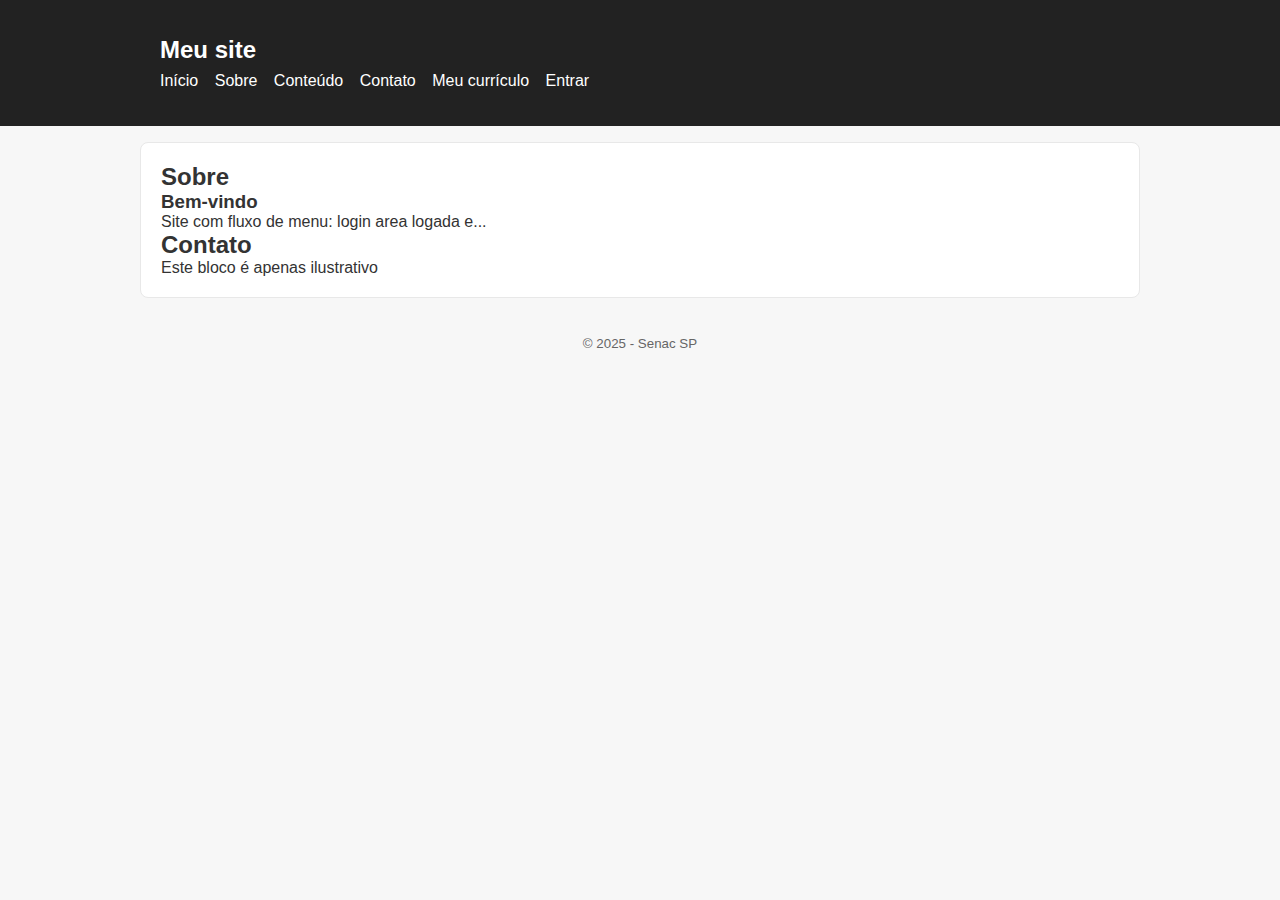
<file: src/aula2/index.html>
<!DOCTYPE html>
<html lang="Pt-Br">
<head>
    <meta charset="UTF-8">
    <meta name="viewport" content="width=device-width, initial-scale=1.0">
    <title>Meu site</title>
    <link rel="stylesheet" href="/src/aula2/style/estilo.css">
</head>
<body>
    <header>
        <div class="container">
            <div class="marca">Meu site</div>
            <nav>
                <a href="index.html">Início</a>
                <a href="#sobre">Sobre</a>
                <a href="#">Conteúdo</a>
                <a href="#contato">Contato</a>
                <a href="#">Meu currículo</a>
                <a href="login.html">Entrar</a>
            </nav>
        </div>
    </header>
    <main class="container">
        <section id="sobre">
            <h2>Sobre</h2>
            <article>
                <h3>Bem-vindo</h3>
                <p>Site com fluxo de menu: login area logada e...</p>
            </article>
        </section>
        <section id="contato">
            <h2>Contato</h2>
            <p>Este bloco é apenas ilustrativo</p>
        </section>
    </main>
    <footer>
        <div class="container">
            <small>&copy; 2025 - Senac SP</small>
        </div>
    </footer>
</body>
</html>
</file>
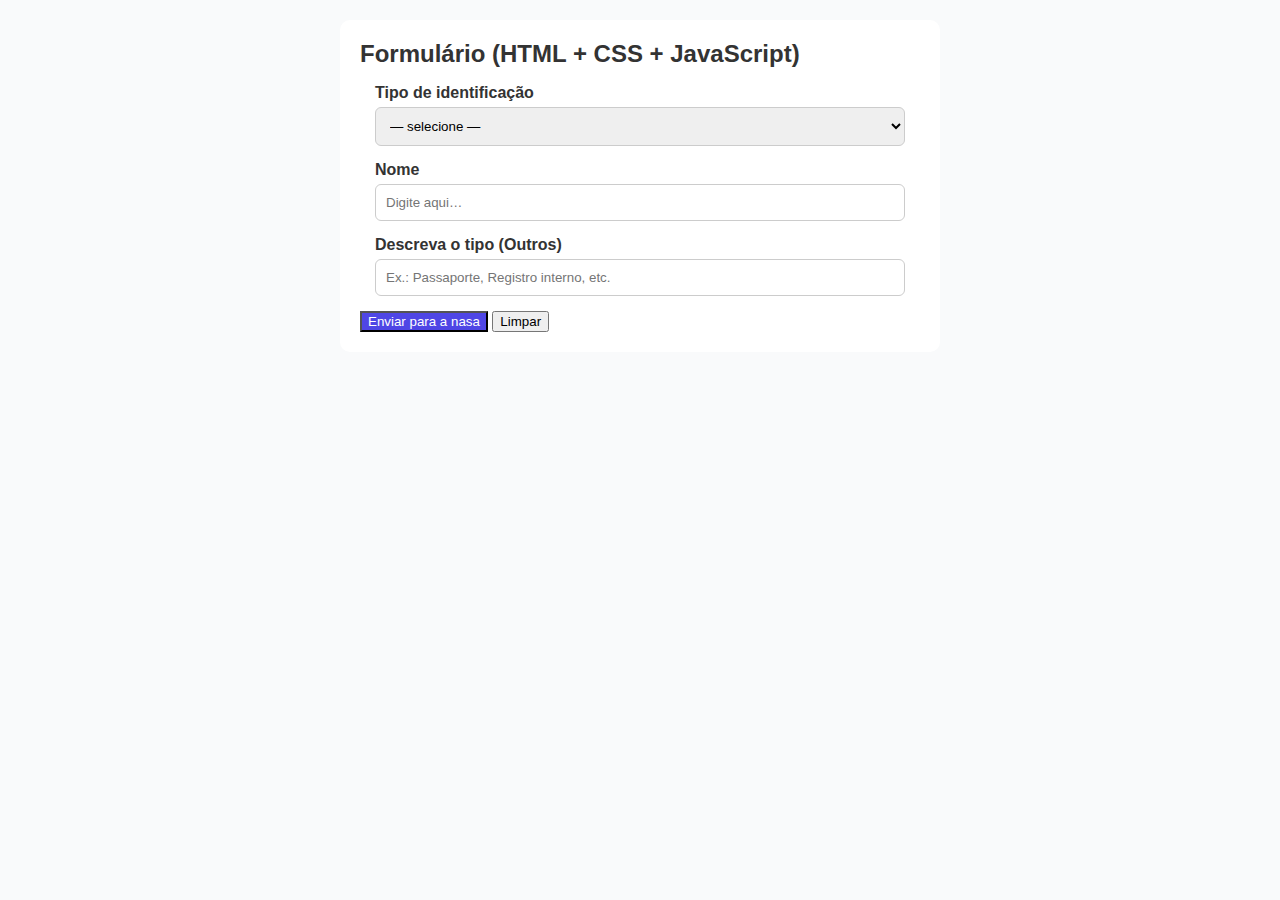
<file: src/aula4/index.html>
<!DOCTYPE html>
<html lang="pt-BR">
<head>
  <meta charset="UTF-8" />
  <meta name="viewport" content="width=device-width, initial-scale=1.0" />
  <title>Exemplo DOM — Formulário Básico</title>
  <!-- Importa o CSS externo -->
  <link rel="stylesheet" href="/src/aula4/style/style.css" />
</head>
<body>
  <main class="container">
    <h1>Formulário (HTML + CSS + JavaScript)</h1>

    <!--
      Se selecionar "Nome": o rótulo muda para "Razão Social".
      Se selecionar "Outros": aparece uma caixa de texto extra.
    -->
    <div class="campos">
      <label for="tipoCampo">Tipo de identificação</label>
      <select id="tipoCampo">
        <option value="" selected>— selecione —</option>
        <option value="nome">Nome</option>
        <option value="cpf-cnpj">CPF/CNPJ</option>
        <option value="outros">Outros</option>
      </select>
    </div>


    <!-- Campo principal (rótulo será alterado via JS) -->
    <div class="campos">
      <label for="campoPrincipal" id="labelPrincipal">Nome</label>
      <input id="campoPrincipal" type="text" placeholder="Digite aqui…" />
    </div>

    <!-- Campo extra (aparece apenas se "Outros" for selecionado) -->
    <div class="campos hidden" id="grupoOutros">
      <label for="descricaoOutros">Descreva o tipo (Outros)</label>
      <input id="descricaoOutros" type="text" placeholder="Ex.: Passaporte, Registro interno, etc." />
    </div>

    <div class="actions">
      <button id="btnEnviar" type="button">Enviar</button>
      <button id="btnLimpar" type="button" class="secondary">Limpar</button>
    </div>

    <!-- Feedback preenchido via JS -->
    <div id="feedback"></div>
  </main>

  <!-- Importa o JavaScript externo -->
  <script src="script.js">  </script>
</body>
</html>
</file>
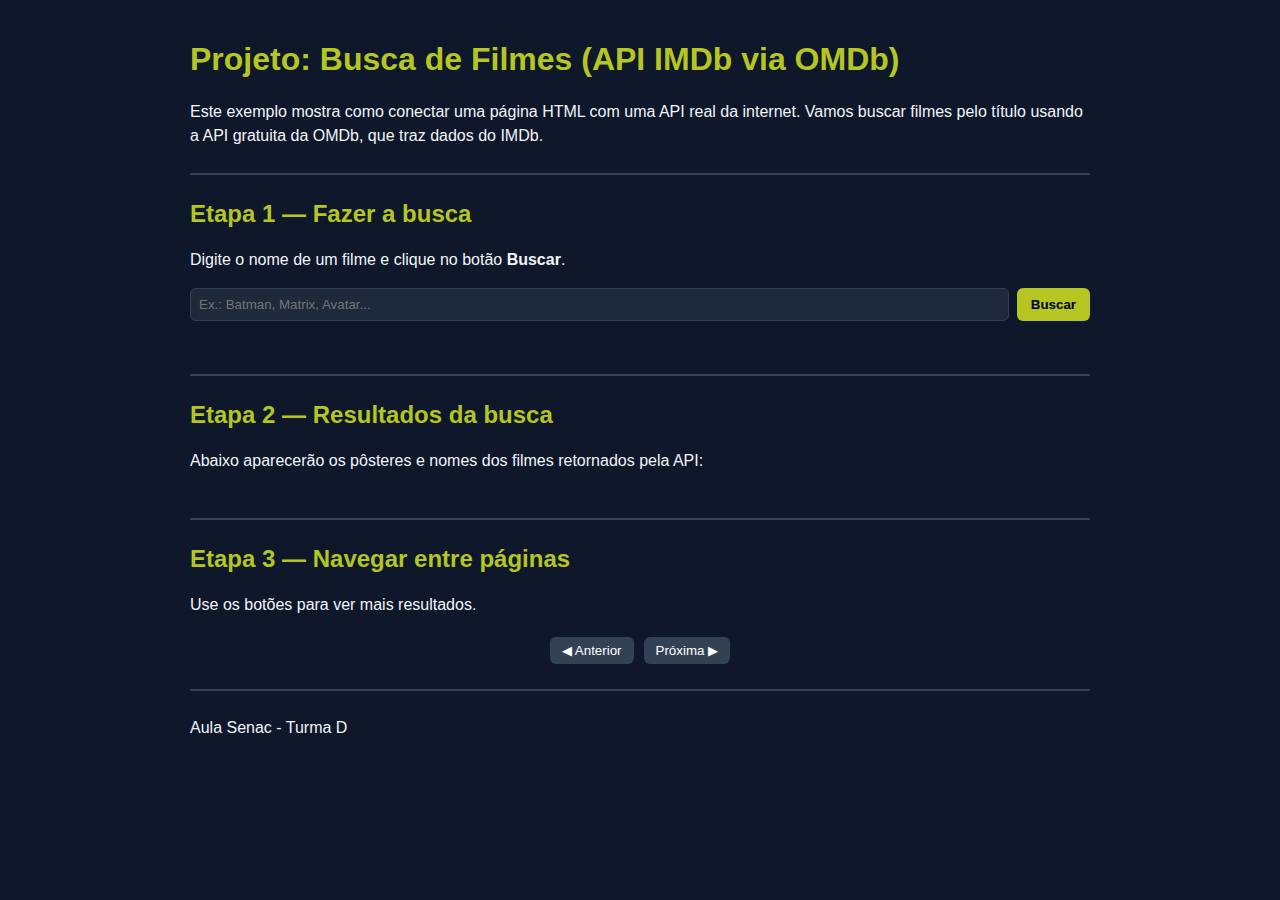
<file: src/aula6/index.html>
<!DOCTYPE html>
<html lang="pt-BR">
<head>
  <meta charset="UTF-8" />
  <meta name="viewport" content="width=device-width, initial-scale=1" />
  <title>Busca de Filmes (IMDb via OMDb)</title>
  <link rel="stylesheet" href="/src/aula6/style/estilo.css"/>
</head>
<body>
  <!-- CONTAINER PRINCIPAL -->
  <div class="container">
 
    <!-- CABEÇALHO COM TEXTO EXPLICATIVO -->
    <header>
      <h1>Projeto: Busca de Filmes (API IMDb via OMDb)</h1>
      <p>
        Este exemplo mostra como conectar uma página HTML com uma API real da internet.  
        Vamos buscar filmes pelo título usando a API gratuita da OMDb, que traz dados do IMDb.
      </p>
    </header>
 
    <hr>
 
    <!-- ÁREA DE PESQUISA -->
    <section id="container-pesquisa">
      <h2>Etapa 1 — Fazer a busca</h2>
      <p>Digite o nome de um filme e clique no botão <strong>Buscar</strong>.</p>
 
      <div class="barra-pesquisa">
        <input id="campo-busca" type="text" placeholder="Ex.: Batman, Matrix, Avatar..." />
        <button id="botao-buscar" onclick="buscarFilmes()">Buscar</button>
      </div>
 
      <p id="mensagem-status" class="status"></p>
    </section>
 
    <hr>
 
    <!-- RESULTADOS -->
    <section id="container-resultados">
      <h2>Etapa 2 — Resultados da busca</h2>
      <p>Abaixo aparecerão os pôsteres e nomes dos filmes retornados pela API:</p>
      <div id="lista-resultados" class="grade"></div>
    </section>
 
    <hr>
 
    <!-- PAGINAÇÃO -->
    <section id="container-paginacao">
      <h2> Etapa 3 — Navegar entre páginas</h2>
      <p>Use os botões para ver mais resultados.</p>
      <div class="paginacao">
        <button id="botao-anterior" onclick="paginaAnterior()">◀ Anterior</button>
        <button id="botao-proximo" onclick="proximaPagina()">Próxima ▶</button>
      </div>
    </section>
 
    <hr>
 
    <!-- RODAPÉ EXPLICATIVO -->
    <footer>
      <p>
            Aula Senac - Turma D
      </p>
    </footer>
  </div>
 
  <script src="/src/aula6/app.js"></script>
</body>
</html>
</file>
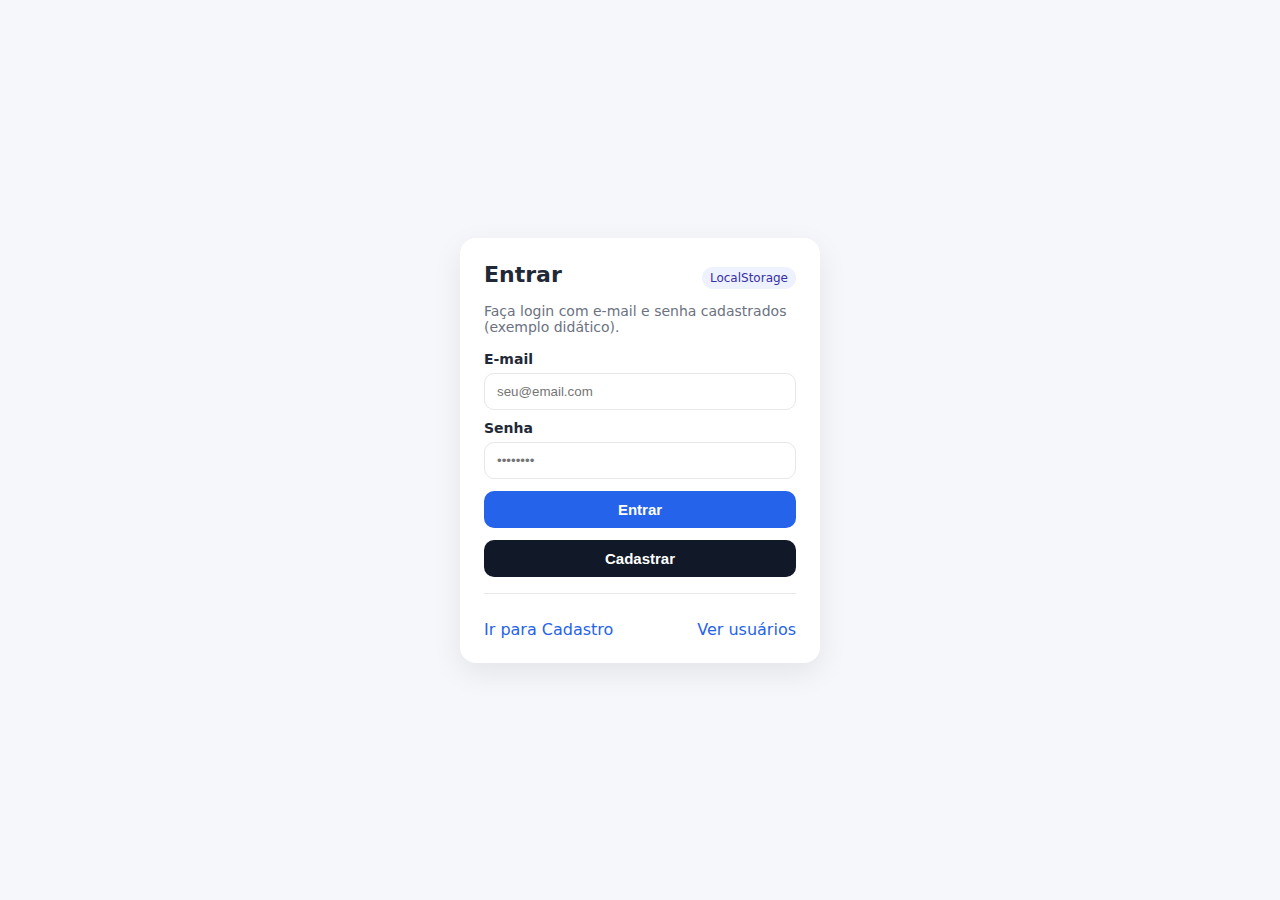
<file: src/aula7/index.html>
<!DOCTYPE html>
<html lang="pt-BR">
<head>
  <meta charset="UTF-8">
  <meta name="viewport" content="width=device-width, initial-scale=1.0">
  <title>Login</title>
  <link rel="stylesheet" href="/src/aula7/styles/estilo.css">
  <script defer src="/src/aula7/js/app.js"></script>
</head>
<body>
  <main class="card">
    <div class="header">
      <h1>Entrar</h1>
      <span class="etiqueta">LocalStorage</span>
    </div>
    <p class="desc">Faça login com e-mail e senha cadastrados (exemplo didático).</p>

    <label for="email">E-mail</label>
    <input id="email" type="email" placeholder="seu@email.com">

    <label for="senha">Senha</label>
    <input id="senha" type="password" placeholder="••••••••">

    <button onclick="entrar()">Entrar</button>
    <button class="secondary" onclick="irParaCadastro()">Cadastrar</button>

    <div id="mensagem" class="msg"></div>

    <hr>
    <nav>
      <a class="link" href="/src/aula7/cadastro.html">Ir para Cadastro</a>
      <a class="link" href="/src/aula7/usuario.html">Ver usuários</a>
    </nav>
  </main>
</body>
</html>
</file>
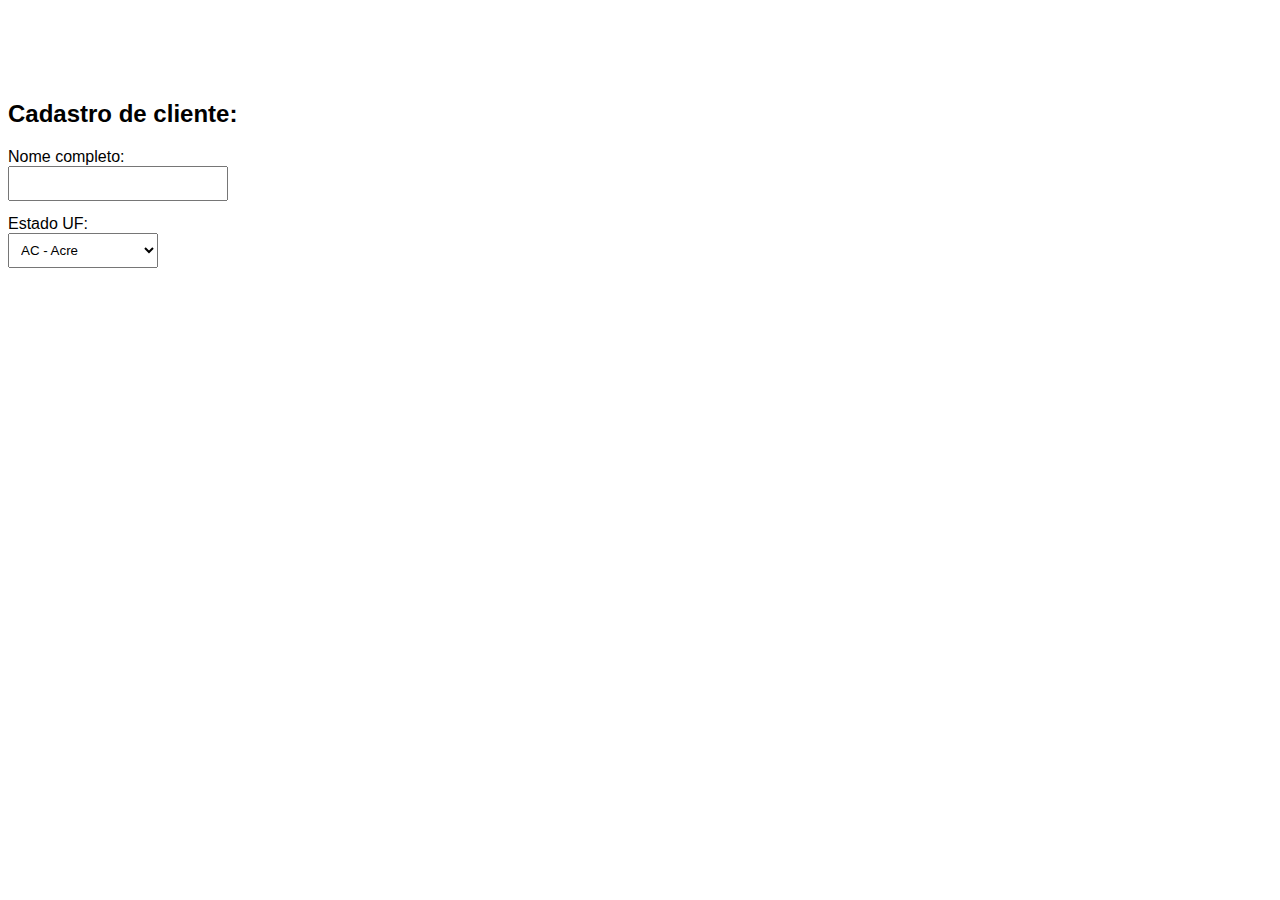
<file: src/cadastro.html>
<!DOCTYPE html>
<html lang="Pt-Br">
<head>
    <meta charset="UTF-8">
    <meta name="viewport" content="width=device-width, initial-scale=1.0">
    <title>Cadastro</title>
</head>
<body style="font-family: Arial; margin-top: 100px;">
    <h2>Cadastro de cliente:</h2>

    <form>
        <div style="margin-bottom: 14px; width: 200px;">
            <label for="txtNome">Nome completo:</label>
            <input type="text" id="txtNome" required style="width: 100%; padding: 8px;">
        </div>

        <div style="margin-bottom: 14px; width: 200px;">
            <label for="cboEstado">Estado UF:</label> <br>
            <select id="cboEstado" required style="max-width: 260px; padding: 8px;">
                <option value="AC">AC - Acre</option>
                <option value="MG">MG - Minas Gerais</option>
                <option value="SP">SP - São paulo</option>
            </select>
        </div>
        <div style="margin-bottom: 14px;">
    </form>
</body>
</html>
</file>
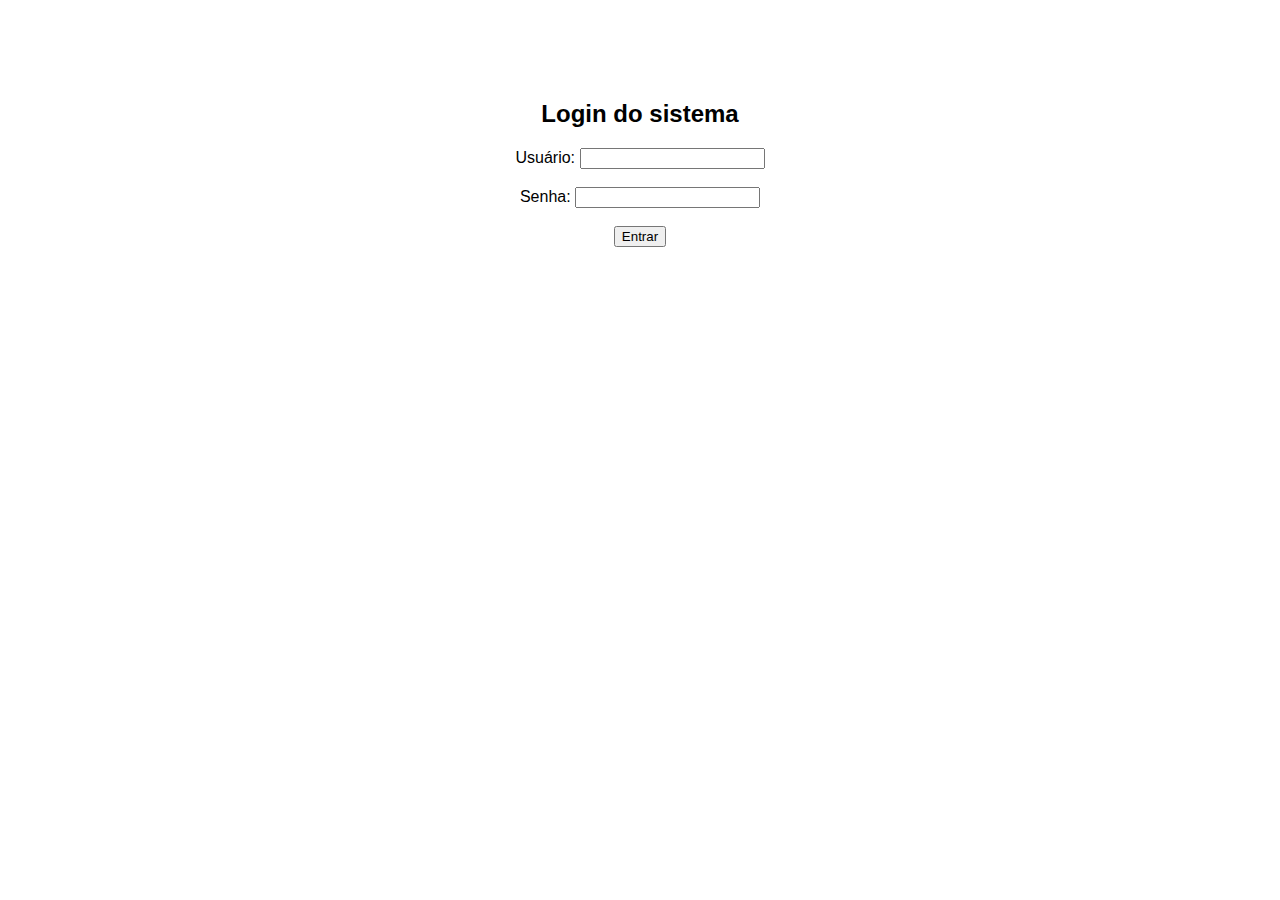
<file: src/login.html>
<!DOCTYPE html>
<html lang="pt-br">
<head>
    <meta charset="UTF-8">
    <meta name="viewport" content="width=device-width, initial-scale=1.0">
    <title>Login</title>
</head>
<body style="font-family: Arial, Helvetica, sans-serif; text-align: center; margin-top: 100px;">
    <h2>Login do sistema</h2>

    <form action="cadastro.html" method="get">
        <label for="txtUsuario">Usuário:</label>
        <input type="text" id="txtUsuario" required> <br><br>
        
        <label for="txtSenha">Senha:</label>
        <input type="password" id="txtSenha" required> <br><br>

        <button type="submit">Entrar</button>
    </form>
</body>
</html>
</file>
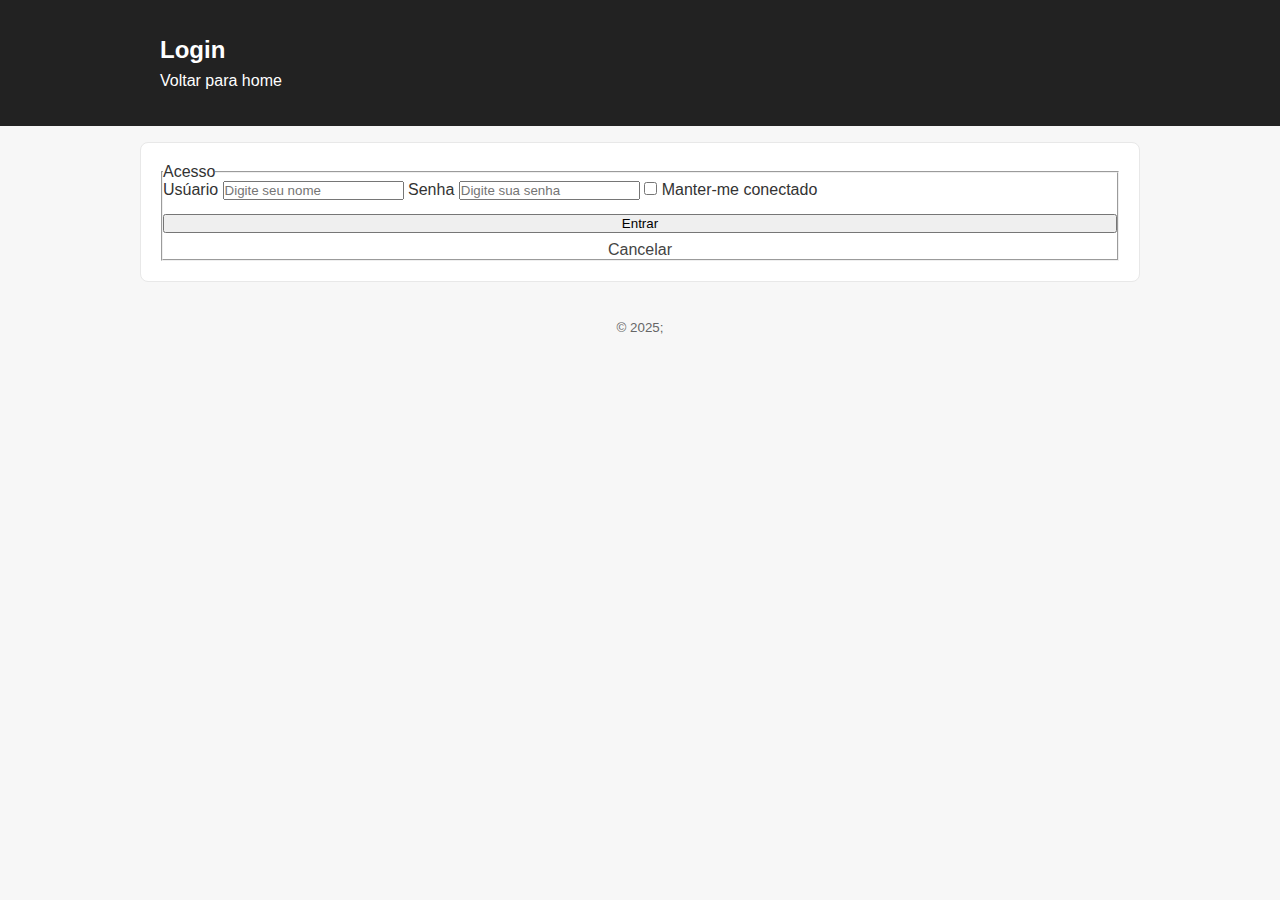
<file: src/aula2/login.html>
<!DOCTYPE html>
<html lang="Pt-Br">
<head>
    <meta charset="UTF-8">
    <meta name="viewport" content="width=device-width, initial-scale=1.0">
    <title>Tela de login</title>
    <link rel="stylesheet" href="/src/aula2/style/estilo.css">
</head>
<body>
    <header> 
        <div class="container">
            <div class="marca">Login</div>
            <nav>
                <a href="index.html">Voltar para home</a>
            </nav>
        </div>
    </header>
    <main class="container">
        <form>
            <fieldset>
                <legend>Acesso</legend>
                <label for="txtUsuario">Usúario</label>
                <input type="text" id="txtUsuario"
                placeholder="Digite seu nome"
                required minlength="3">

                <label for="txtSenha">Senha</label>
                <input type="password" id="txtSenha"
                placeholder="Digite sua senha"
                required minlength="4" 
                maxlength="8">

                <label style="margin-top: 10px">
                    <input type="checkbox" id="chkLembrar">
                    Manter-me conectado
                </label>

                <div class="acaobotao">
                    <button type="submit">Entrar</button>
                    <a class="link" href="index.html">Cancelar</a>
                </div>
            </fieldset>
        </form>
    </main>

    <footer>
        <div class="container">
            <small>&copy; 2025;</small>
        </div>
    </footer>
</body>
</html>
</file>
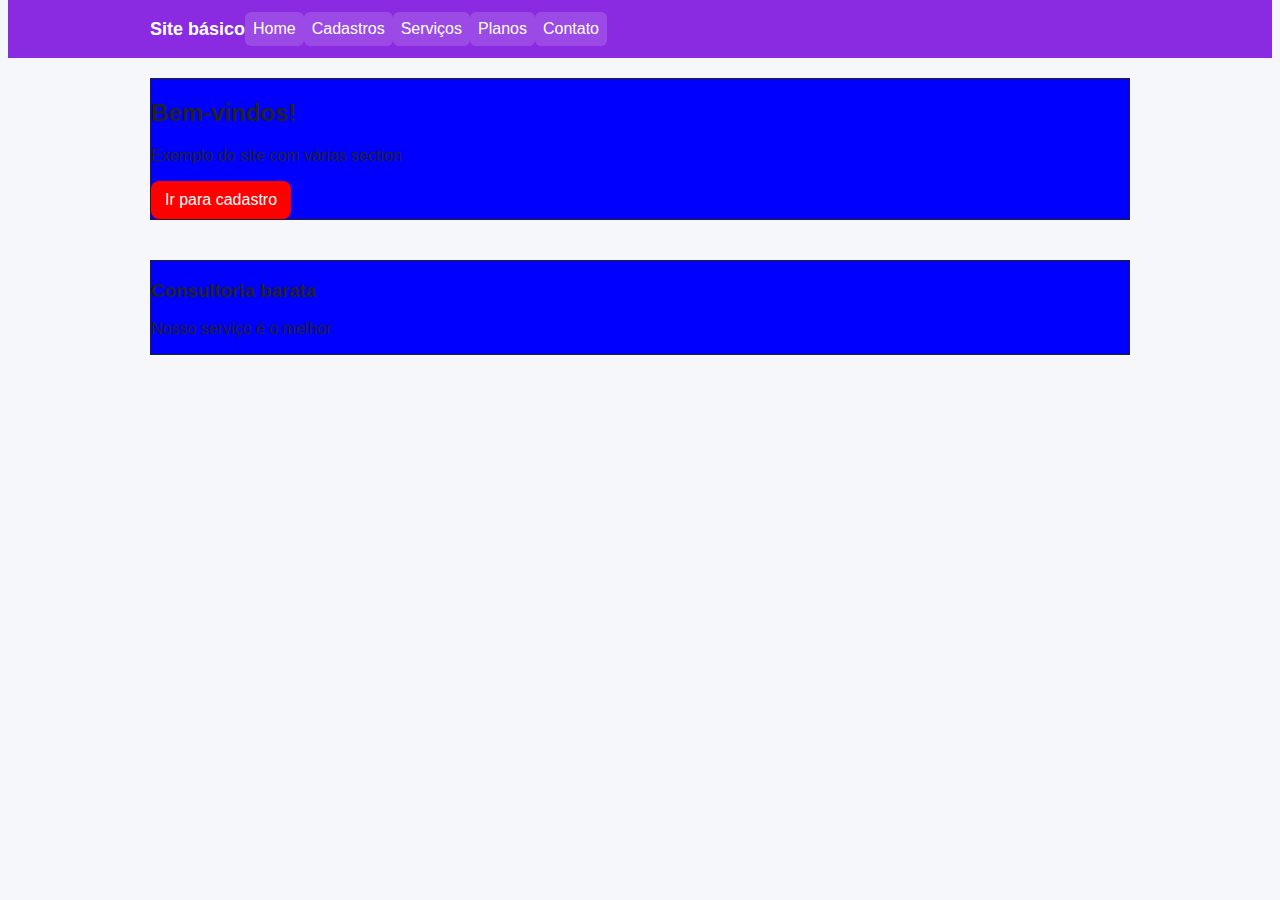
<file: src/aula3/home.html>
<!DOCTYPE html>
<html lang="pt-br">
<head>
    <meta charset="UTF-8">
    <meta name="viewport" content="width=device-width, initial-scale=1.0">
    <title>Home</title>
    <link rel="stylesheet" href="/src/aula3/style/estilo.css">
</head>
<body>
    <header>
        <div class="container topo">
            <h1>Site básico</h1>
            <nav>
                <ul>
                    <li><a href="home.html">Home</a></li>
                    <li><a href="cadastro.html">Cadastros</a></li>
                    <li><a href="#servicos">Serviços</a></li>
                    <li><a href="#planos">Planos</a></li>
                    <li><a href="#contato">Contato</a></li>
                </ul>
            </nav>
        </div>
    </header>

    <main class="container">
        <section id="destaque">
            <div class="caixa">
                <h2>Bem-vindos!</h2>
                <p>Exemplo do site com várias section</p>
                <a class="btn" href="cadastro.html">Ir para cadastro</a>
            </div>
        </section>

        <section id="sobre">
            <div class="grid-2">
                <div class="caixa">
                    <h3>Consultoria barata</h3>
                    <p>Nosso serviço é o melhor</p>
                </div>
            </div>
        </section>
    </main>
</body>
</html>
</file>
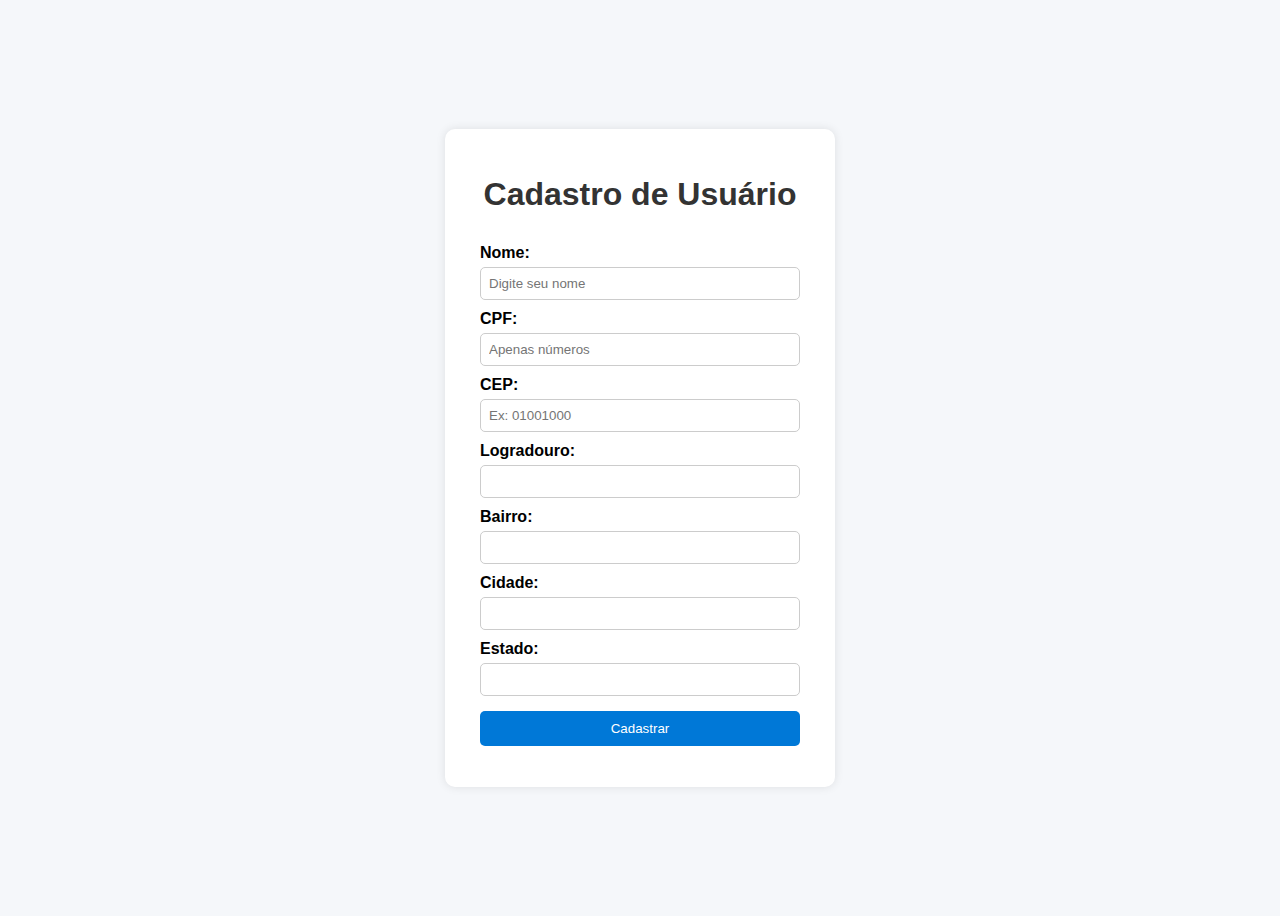
<file: src/aula5/cadastro.html>
<!DOCTYPE html>
<html lang="pt-BR">
<head>
  <meta charset="UTF-8" />
  <meta name="viewport" content="width=device-width, initial-scale=1.0">
  <title>Cadastro de Usuário</title>
  <link rel="stylesheet" href="/src/aula5/style/estilo.css">
</head>
<body>
  <div class="container">
    <h1>Cadastro de Usuário</h1>
 
    <form id="formCadastro">
      <label for="nome">Nome:</label>
      <input type="text" id="nome" placeholder="Digite seu nome" required>
 
      <label for="cpf">CPF:</label>
      <input type="text" id="cpf" maxlength="11" placeholder="Apenas números" required>
 
      <label for="cep">CEP:</label>
      <input type="text" id="cep" maxlength="8" placeholder="Ex: 01001000" required>
 
      <label for="logradouro">Logradouro:</label>
      <input type="text" id="logradouro" readonly>
 
      <label for="bairro">Bairro:</label>
      <input type="text" id="bairro" readonly>
 
      <label for="cidade">Cidade:</label>
      <input type="text" id="cidade" readonly>
 
      <label for="uf">Estado:</label>
      <input type="text" id="uf" readonly>
 
      <button type="submit">Cadastrar</button>
    </form>
 
    <p id="mensagem"></p>
  </div>
 
  <script src="/src/aula5/script.js"></script>
</body>
</html>
</file>
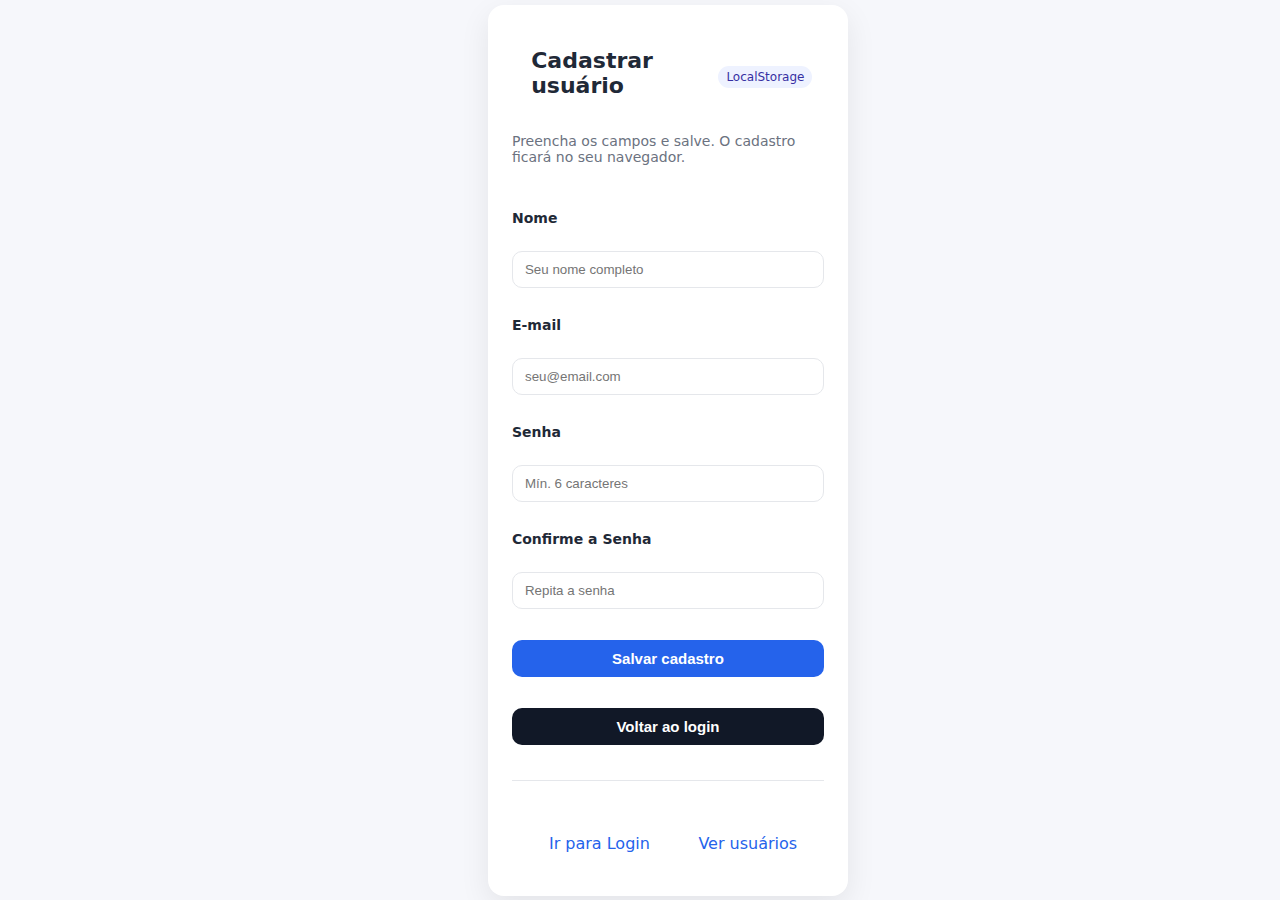
<file: src/aula7/cadastro.html>
<!DOCTYPE html>
<html lang="pt-BR">
<head>
  <meta charset="UTF-8">
  <meta name="viewport" content="width=device-width, initial-scale=1.0">
  <title>Cadastro</title>
  <link rel="stylesheet" href="/src/aula7/styles/estilo.css">
  <script defer src="js/app.js"></script>
</head>
<body>
  <main class="card">
    <div class="header">
      <h1>Cadastrar usuário</h1>
      <span class="etiqueta">LocalStorage</span>
    </div>
    <p class="desc">Preencha os campos e salve. O cadastro ficará no seu navegador.</p>

    <label for="nome">Nome</label>
    <input id="nome" type="text" placeholder="Seu nome completo">

    <label for="email">E-mail</label>
    <input id="email" type="email" placeholder="seu@email.com">

    <label for="senha">Senha</label>
    <input id="senha" type="password" placeholder="Mín. 6 caracteres">

        <label for="confirma_senha">Confirme a Senha</label>
    <input id="confirma_senha" type="password" placeholder="Repita a senha">
        <button onclick="salvarCadastro()">Salvar cadastro</button>
    <button class="secondary" onclick="voltarParaLogin()">Voltar ao login</button>
    <div id="mensagem" class="msg"></div>

    <hr>
    <nav>
      <a class="link" href="/src/aula7/index.html">Ir para Login</a>
      <a class="link" href="/src/aula7/usuario.html">Ver usuários</a>
    </nav>
  </main>
</body>
</html>
</file>
<file: src/aula2/style/estilo.css>
* {
    margin: 0;
    padding: 0;
    box-sizing: border-box;
}

html, body {
    font-family: Arial, Helvetica, sans-serif;
    background-color: #f7f7f7;
    color: #333;
}

.container {
    max-width: 1000px;
    margin: 0 auto;
    padding: 20px;
}

header {
    background-color: #222;
    color: #fff;
    padding: 16px 0;
    margin-bottom: 16px;
}

header .marca {
    font-size: 1.5rem;
    font-weight: bold;
    margin-bottom: 8px;
}

nav a {
    color: #fff;
    text-decoration: none;
    margin-right: 12px;
}

nav a:hover {
    text-decoration: underline;
}

nav .btn-login {
    border: 1px solid;
    padding: 6px 10px;
    border-radius: 4px;
    margin-left: 8px;
}

main {
    background: #fff;
    border: 1px solid #e8e8e8;
    border-radius: 8px;
    padding: 20px;
}

button:hover, btn:hover {
    background: #444;
}

footer {
    text-align: center;
    color: #666;
    padding: 16px 0;
}

.acaobotao {
    margin-top: 14px;
    display: grid;
    gap: 8px;
}

.link {
    text-align: center;
    text-decoration: none;
    color: #444;
}

.link:hover {
    text-decoration: underline;
}
</file>
<file: src/aula4/style/style.css>
* {
    box-sizing: border-box;
}

body {
    font-family: Arial, Helvetica, sans-serif;
    margin: 0;
    padding: 20px;
    background: #f9fafb;
    color: #333;
}

.container {
    max-width: 600px;
    margin: auto;
    background: #fff;
    padding: 20px;
    border-radius: 10px;
}

h1 {
    margin-top: 0;
    font-size: 1.5rem;
}

.campos {
    margin: 15px;
    display: flex;
    flex-direction: column;
}

label {
    font-weight: bold;
    margin-bottom: 5px;
}

input, select {
    padding: 10px;
    border: 1px solid #ccc;
    border-radius: 6px;
}

button#btnEnviar {
    background: #4f46e5;
    color: #fff;
}
</file>
<file: src/aula6/style/estilo.css>
/* ===== ESTILO GERAL ===== */
body {
  font-family: Arial, sans-serif;
  background-color: #0f172a;
  color: #f1f5f9;
  margin: 0;
  padding: 0;
}

.container {
  max-width: 900px;
  margin: 0 auto;
  padding: 20px;
}

h1, h2 {
  color: #b5c522;
}

p {
  line-height: 1.5;
}

hr {
  margin: 25px 0;
  border: 0.5px solid #334155;
}

/* ===== ÁREA DE BUSCA ===== */
.barra-pesquisa {
  display: flex;
  gap: 8px;
  margin-top: 10px;
}

.barra-pesquisa input {
  /* flex: 1; */ /* <-- LINHA REMOVIDA (ou comentada) */
  padding: 8px;
  border-radius: 6px;
  border: 1px solid #334155;
  background: #1e293b;
  color: white;
}



/* ===== REGRAS ADICIONADAS ===== */
/* Faz o campo de busca (título) ocupar o espaço que sobrar */
.barra-pesquisa input#campo-busca {
  flex: 1;
}



/* Define um tamanho fixo para o campo de ano */
.barra-pesquisa input#campo-ano {
  width: 100px;
}
/* =============================== */



.barra-pesquisa button {
  padding: 8px 14px;
  background-color: #b5c522;
  border: none;
  border-radius: 6px;
  cursor: pointer;
  font-weight: bold;
}

.barra-pesquisa button:hover {
  filter: brightness(1.1);
}

.status {
  color: #a5b4fc;
  font-size: 14px;
  min-height: 20px;
  margin-top: 8px;
}

/* ===== RESULTADOS ===== */
.grade {
  display: grid;
  gap: 12px;
  margin-top: 20px;
}

.card {
  background-color: #1e293b;
  border-radius: 8px;
  overflow: hidden;
  text-align: center;
  padding-bottom: 8px;
}

.card img {
  width: 100%;
  height: 230px;
  object-fit: cover;
}

.card h3 {
  margin: 6px 0;
  font-size: 15px;
  color: #f8fafc;
}

.card p {
  font-size: 13px;
  color: #94a3b8;
}

/* ===== PAGINAÇÃO ===== */
.paginacao {
  display: flex;
  justify-content: center;
  gap: 10px;
  margin: 20px;
}

.paginacao button {
  padding: 6px 12px;
  background: #334155;
  color: white;
  border: none;
  border-radius: 6px;
  cursor: pointer;
}

.paginacao button:hover {
  background: #475569;
}
</file>
<file: src/aula7/styles/estilo.css>
:root{
    --bg:#f6f7fb; --card:#ffffff; --txt:#1f2937; --muted:#6b7280; --primary:#2563eb;
  }

* {
    box-sizing:border-box
  }
html,body {
    margin:0;
    padding:0;
    height:100%;
    font-family:system-ui,-apple-system,Segoe UI,Roboto,Ubuntu,'Helvetica Neue',Arial
  }
body { 
    background:var(--bg);
    display:flex;
    align-items:center;
    justify-content:center
  }
  .card {
    width:360px;
    max-width:92vw;
    background:var(--card);
    padding:24px;
    border-radius:16px;
    box-shadow:0 10px 30px rgba(0,0,0,.08)
  }
  h1 {
    margin:0 0 8px 0;
    font-size:22px;
    color:var(--txt)
  }
  p.desc {
    margin:0 0 16px 0;
    color:var(--muted);
    font-size:14px
  }
  label {
    display:block;
    margin:10px 0 6px 0;
    color:var(--txt);
    font-weight:600;
    font-size:14px
  }
  input {
    width:100%;
    padding:10px 12px;
    border:1px solid #e5e7eb;
    border-radius:10px;
    outline:none
  }
  input:focus { 
    border-color:var(--primary);
    box-shadow:0 0 0 3px rgba(37,99,235,.12)
  }
  button {
    width:100%;
    padding:10px 12px;
    margin-top:12px;
    border:0;
    border-radius:10px;
    cursor:pointer;
    background:var(--primary);
    color:white;
    font-weight:700;
    font-size:15px
  }
  button.secondary {
    background:#111827
  }
  a.link {
    display:inline-block;
    margin-top:10px;
    color:var(--primary);
    text-decoration:none
  }
  .small {
    font-size:12px;
    color:var(--muted)
  }
  .msg {
    margin-top:10px;
    padding:10px;
    border-radius:10px;
    display:none
  }
  .msg.erro {
    display:block;
    background:#fee2e2;
    color:#991b1b
  }
  .msg.sucesso {
    display:block;
    background:#dcfce7;
    color:#14532d
  }
  .list {
    margin-top:12px
  }
  .user {
    padding:10px;
    border:1px solid #e5e7eb;
    border-radius:10px;
    margin-bottom:8px
  }
  .header {
    display:flex;
    align-items:center;
    justify-content:space-between;
    margin-bottom:8px
  }
  .etiqueta {
    font-size:12px;
    padding:4px 8px;
    border-radius:999px;
    background:#eef2ff;
    color:#3730a3
  }
  .acoes {
    display:flex;
    gap:8px;
    margin-top:8px
  }
  .acoes button {
    width:auto;
    padding:8px 10px
  }
  nav {
    display:flex;
    gap:10px;
    justify-content:space-between;
    margin-top:8px
  }
  hr {
    border:0;
    border-top:1px solid #e5e7eb;
    margin:16px 0
  }
</file>
<file: src/aula3/style/estilo.css>
* {
    box-sizing: border-box;
}
body {
    margin-top: 0;
    font-family: Arial, Helvetica, sans-serif;
    background: #f6f7fb;
    color: #222;
}

.container {
    width: 95%;
    max-width: 980px;
    margin: 0 auto;
}

header {
    background: blueviolet;
    color: #fff;
}

header .topo {
    display: flex;
    align-items: center;
    padding: 12px 0;
}

header h1 {
    font-size: 18px;
    margin: 0;
}
 
nav ul {
    list-style: none;
    padding: 0;
    margin: 0;
    display: flex;
}

nav a {
    display: inline-block;
    padding: 8px;
    border-radius: 6px;
    background: rgba(255, 255, 255, .15);
    color: #fff;
    text-decoration: none;
}

nav a:hover {
    background: rgba(255, 255, 255, .25);
}

section {
    padding:20px 0;
}

.caixa {
    background: blue;
    border: 1px solid;
}

.grid-2 {
    display: grid;
}

table {
    width: 100%;
    border-collapse: collapse;
}

th, td {
    border-bottom: 1px solid;
    padding: 10px;
    text-align: left;
}

th {
    background: #f3f4f6;
    font-weight: 600;
}

.form {
    display: grid;
}

.form-grid-2 {
    display: grid;
}

label {
    font-weight: 600;
    display: block;
    margin-bottom: 4px;
}

input, select, textarea {
    width: 100%;
    padding: 10px;
    border: 1px solid #222;
}
 button, .btn {
    display: inline-block;
    padding: 10px 14px;
    border: 0;
    background: red;
    color: #fff;
    border-radius: 8px;
    cursor: pointer;
    text-decoration: none;
 }

footer {
    color: #555;
    padding: 24px 0;
}
</file>
<file: src/aula5/style/estilo.css>
body {
    font-family: Arial, sans-serif;
    background-color: #f5f7fa;
    display: flex;
    justify-content: center;
    align-items: center;
    height: 100vh;
  }
  
  .container {
    background: #fff;
    padding: 25px 35px;
    border-radius: 10px;
    box-shadow: 0 0 10px rgba(0,0,0,0.1);
    width: 320px;
  }
  
  h1 {
    text-align: center;
    color: #333;
  }
  
  form {
    display: flex;
    flex-direction: column;
  }
  
  label {
    margin-top: 10px;
    font-weight: bold;
  }
  
  input {
    margin-top: 5px;
    padding: 8px;
    border: 1px solid #ccc;
    border-radius: 5px;
  }
  
  button {
    margin-top: 15px;
    padding: 10px;
    background-color: #0078D7;
    color: white;
    border: none;
    border-radius: 5px;
    cursor: pointer;
  }
  
  button:hover {
    background-color: #005ea3;
  }
  
  #mensagem {
    text-align: center;
    margin-top: 15px;
    font-weight: bold;
  }
</file>
